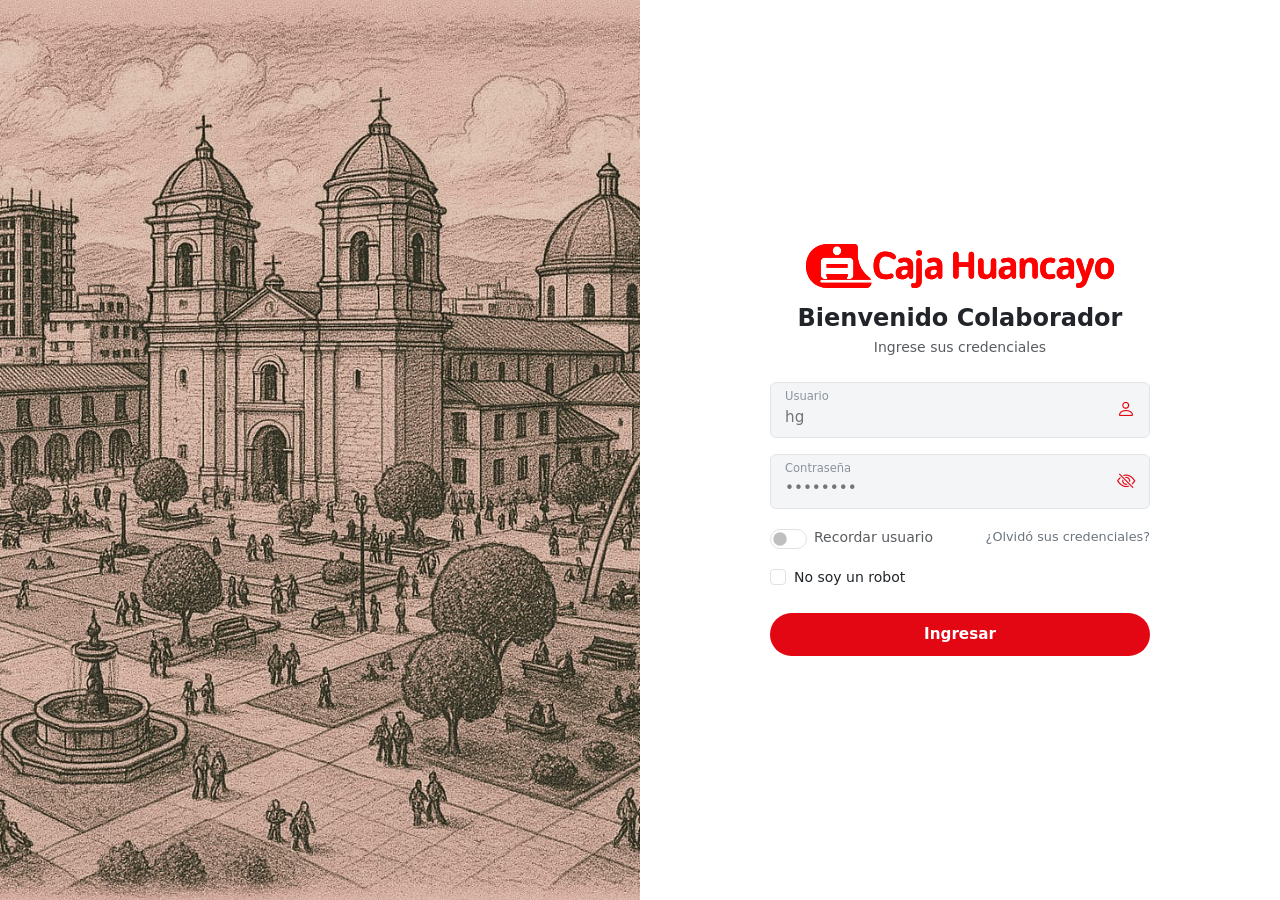
<file: login2.html>
<!DOCTYPE html>
<html lang="es">
<head>
  <meta charset="UTF-8">
  <meta name="viewport" content="width=device-width, initial-scale=1.0">
  <title>Caja Huancayo - Bienvenido Colaborador</title>

  <!-- Bootstrap 5 CSS -->
  <link href="https://cdn.jsdelivr.net/npm/bootstrap@5.3.3/dist/css/bootstrap.min.css" rel="stylesheet">
  <!-- Bootstrap Icons -->
  <link rel="stylesheet" href="https://cdn.jsdelivr.net/npm/bootstrap-icons@1.11.3/font/bootstrap-icons.min.css">
  <!-- Estilos propios -->
  <link rel="stylesheet" href="css/login2.css">
</head>
<body>

  <div class="container-fluid min-vh-100 p-0">
    <div class="row g-0 min-vh-100">
      
      <!-- ==========================================
           COLUMNA IZQUIERDA: IMAGEN DE LA CIUDAD
           ========================================== -->
      <div class="col-lg-6 d-none d-lg-block city-side-container">
        <!-- Reemplaza "ciudad-huancayo.jpg" con el nombre exacto de tu imagen -->
        <img src="img/fondoExterno.jpg" alt="Plaza Constitución Huancayo">
      </div>

      <!-- ==========================================
           COLUMNA DERECHA: FORMULARIO DE ACCESO
           ========================================== -->
      <div class="col-lg-6 col-12 d-flex align-items-center justify-content-center p-4">
        <div class="login-wrapper">

          <form action="#" method="POST">

            <!-- ALERTA DE ERROR (Activa por CSS si los datos no coinciden) -->
            <div class="alert-feedback alert-error" role="alert">
              <i class="bi bi-x-circle-fill fs-5"></i>
              <span>Error: Información no aceptada o datos incorrectos.</span>
            </div>

            <!-- ALERTA DE ÉXITO (Activa por CSS cuando todo coincide) -->
            <div class="alert-feedback alert-success" role="alert">
              <i class="bi bi-check-circle-fill fs-5"></i>
              <span>¡Aceptado! Credenciales válidas y verificadas.</span>
            </div>
            
            <!-- LOGO CAJA HUANCAYO -->
            <div class="text-center mb-4">
              <!-- Reemplaza "logo-caja-huancayo.png" con el nombre de tu archivo de logo -->
              <img src="img/logoRed.svg" alt="Caja Huancayo" class="brand-logo-img mb-3">
              <h4 class="fw-bold mb-1 text-dark">Bienvenido Colaborador</h4>
              <p class="text-muted small">Ingrese sus credenciales</p>
            </div>

            <!-- CAMPO USUARIO -->
            <!-- pattern="hg": valida que el usuario sea exactamente 'hg' -->
            <div class="input-box mb-3">
              <div class="w-100">
                <label for="usuario">Usuario</label>
                <input 
                  type="text" 
                  id="usuario" 
                  name="usuario" 
                  pattern="hg" 
                  required 
                  placeholder="hg"
                  title="El usuario debe ser exacto (ej. hg)"
                >
              </div>
              <span class="input-box-icon">
                <i class="bi bi-person"></i>
              </span>
            </div>

            <!-- CAMPO CONTRASEÑA -->
            <!-- pattern=".{6,}": valida un mínimo de 6 caracteres -->
            <div class="input-box mb-3">
              <div class="w-100">
                <label for="clave">Contraseña</label>
                <input 
                  type="password" 
                  id="clave" 
                  name="clave" 
                  pattern=".{6,}" 
                  required 
                  placeholder="••••••••"
                  title="La contraseña debe tener al menos 6 caracteres"
                >
              </div>
              <span class="input-box-icon">
                <i class="bi bi-eye-slash"></i>
              </span>
            </div>

            <!-- SWITCH RECORDAR Y ENLACE OLVIDÓ CREDENCIALES -->
            <div class="d-flex justify-content-between align-items-center mb-3">
              <div class="form-check form-switch mb-0">
                <input class="form-check-input" type="checkbox" role="switch" id="rememberUser">
                <label class="form-check-label small text-muted ms-1" for="rememberUser">Recordar usuario</label>
              </div>
              <a href="#" class="link-credentials">¿Olvidó sus credenciales?</a>
            </div>

            <!-- CHECKBOX RECAPTCHA -->
            <div class="form-check mb-4">
              <input class="form-check-input" type="checkbox" id="captcha" required>
              <label class="form-check-label small text-dark" for="captcha">
                No soy un robot
              </label>
            </div>

            <!-- BOTÓN INGRESAR -->
            <div class="d-grid">
              <button type="submit" class="btn btn-login">Ingresar</button>
            </div>

          </form>

        </div>
      </div>

    </div>
  </div>

</body>
</html>
</file>
<file: css/login2.css>
/* ==========================================================
   VARIABLES DE CSS
   ========================================================== */
:root {
  /* Colores Corporativos */
  --primary-color: #e30613;
  --primary-hover: #c4000c;
  --bg-input: #f4f5f7;
  --border-input: #e2e4e8;
  --text-dark: #212529;
  --text-muted: #6c757d;
  --text-label: #8c939d;

  /* Estados de Notificación */
  --color-error-bg: #ffebee;
  --color-error-border: #ef9a9a;
  --color-error-text: #c62828;
  --color-success-bg: #e8f5e9;
  --color-success-border: #a5d6a7;
  --color-success-text: #2e7d32;

  /* Geometría y Tipografía */
  --radius-pill: 50px;
  --radius-card: 6px;
  --font-family: 'Segoe UI', system-ui, -apple-system, sans-serif;
}

* {
  box-sizing: border-box;
}

body {
  font-family: var(--font-family);
  color: var(--text-dark);
  background-color: #ffffff;
  overflow-x: hidden;
}

/* ==========================================================
   COLUMNA IZQUIERDA (IMAGEN DE LA CIUDAD)
   ========================================================== */
.city-side-container {
  height: 100vh;
  position: relative;
  overflow: hidden;
  background-color: #d8c3b7;
}

.city-side-container img {
  width: 100%;
  height: 100%;
  object-fit: cover;
  object-position: center;
  display: block;
}

/* ==========================================================
   COLUMNA DERECHA (LOGIN)
   ========================================================== */
.login-wrapper {
  width: 100%;
  max-width: 410px;
  padding: 15px;
}

.brand-logo-img {
  max-height: 52px;
  width: auto;
  object-fit: contain;
}

/* Cajas de inputs personalizadas */
.input-box {
  background-color: var(--bg-input);
  border: 1px solid var(--border-input);
  border-radius: var(--radius-card);
  padding: 8px 14px;
  display: flex;
  align-items: center;
  justify-content: space-between;
  transition: border-color 0.2s, background-color 0.2s;
}

.input-box label {
  font-size: 0.72rem;
  font-weight: 500;
  color: var(--text-label);
  display: block;
  margin-bottom: 2px;
  line-height: 1;
}

.input-box input {
  background: transparent;
  border: none;
  font-size: 0.95rem;
  color: var(--text-dark);
  font-weight: 500;
  padding: 0;
  width: 100%;
}

.input-box input:focus {
  outline: none;
  box-shadow: none;
}

.input-box:focus-within {
  background-color: #ffffff;
  border-color: var(--primary-color);
  box-shadow: 0 0 0 3px rgba(227, 6, 19, 0.12);
}

.input-box-icon {
  color: var(--primary-color);
  font-size: 1.15rem;
  padding-left: 8px;
}

/* ==========================================================
   VALIDACIÓN PURA EN CSS (SIN JS)
   ========================================================== */

/* Borde rojo en el campo si el dato no cumple el patrón */
.input-box:has(input:user-invalid) {
  border-color: var(--color-error-text) !important;
  background-color: #fff8f8;
}

/* Estructura común de los avisos */
.alert-feedback {
  display: none;
  padding: 10px 14px;
  border-radius: 6px;
  font-size: 0.85rem;
  font-weight: 500;
  align-items: center;
  gap: 10px;
  margin-bottom: 1.2rem;
  animation: slideFade 0.25s ease-in-out;
}

.alert-error {
  background-color: var(--color-error-bg);
  border: 1px solid var(--color-error-border);
  color: var(--color-error-text);
}

.alert-success {
  background-color: var(--color-success-bg);
  border: 1px solid var(--color-success-border);
  color: var(--color-success-text);
}

/* Condición Error: si algún campo es inválido tras ser tocado */
form:has(input:user-invalid) .alert-error {
  display: flex !important;
}

/* Condición Éxito: usuario correcto, clave correcta y captcha marcado */
form:has(#usuario:valid):has(#clave:valid):has(#captcha:checked) .alert-success {
  display: flex !important;
}

/* Al cumplirse el éxito se oculta cualquier alerta de error */
form:has(#usuario:valid):has(#clave:valid):has(#captcha:checked) .alert-error {
  display: none !important;
}

@keyframes slideFade {
  from {
    opacity: 0;
    transform: translateY(-6px);
  }
  to {
    opacity: 1;
    transform: translateY(0);
  }
}

/* ==========================================================
   SWITCH, ENLACES Y BOTÓN PRINCIPAL
   ========================================================== */
.form-switch .form-check-input {
  width: 2.3em;
  height: 1.25em;
  cursor: pointer;
}

.form-switch .form-check-input:checked {
  background-color: var(--primary-color);
  border-color: var(--primary-color);
}

.link-credentials {
  color: var(--text-muted);
  text-decoration: none;
  font-size: 0.8rem;
}

.link-credentials:hover {
  color: var(--primary-color);
}

.btn-login {
  background-color: var(--primary-color);
  color: #ffffff;
  font-weight: 600;
  font-size: 0.95rem;
  border-radius: var(--radius-pill);
  padding: 10px 0;
  border: none;
  transition: background-color 0.2s, transform 0.1s;
}

.btn-login:hover {
  background-color: var(--primary-hover);
  color: #ffffff;
}

.btn-login:active {
  transform: scale(0.99);
}
</file>
